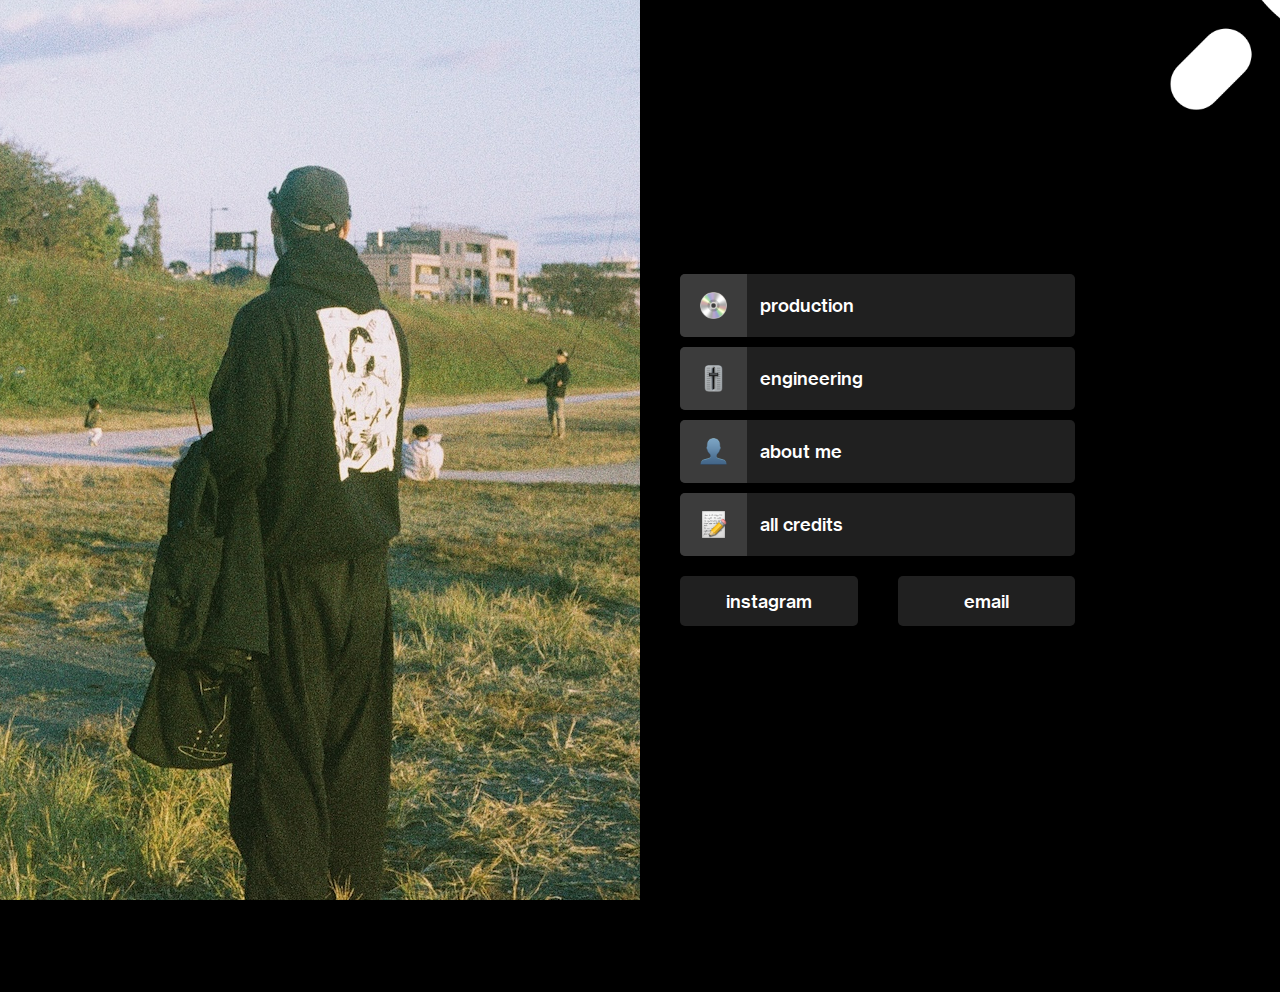
<file: index.html>
<!DOCTYPE html>
<html>
<head>
    <link rel="stylesheet" type="text/css" href="styles.css">
    <meta charset="utf-8">
    <title>charlie 倉田</title>
    <link rel="icon" type="image/x-icon" href="resources/cksunfav.ico">
</head>
<body>
    <div class="image-container">
        <img src="resources/background.jpg" alt="background image">
    </div>
    <div class="image-container-top-right">
        <img src="resources/CKsun.png" alt="the ck sun">
    </div>
    <div class="btn-group">
        <a class="button prod" href="https://open.spotify.com/playlist/2DT5HEvC7SUwMK7wZtsPIK" target="_blank">production</a>
        <a class="button eng" href="https://open.spotify.com/playlist/6yAv4z1y9rn2SEOFAMxOLC" target="_blank">engineering</a>
        <a class="button bout" href="https://drive.google.com/file/d/1PL8VVx3NYKmTpHnJ5-EhC9BzOrkiPwUO/view" target="_blank">about me</a>
        <a class="button cred" href="https://credits.muso.ai/profile/f124c03f-75c6-4460-b1da-e98b017226d7" target="_blank">all credits</a>
        <div class="half-group">
            <a class="button" href="https://instagram.com/charliekurata" target="_blank">instagram</a>
            <a class="button" href="mailto:me@charliekurata.com" target="_blank">email</a>
        </div>
    </div>
    <script src="main.js"></script>
</body>
</html>
</file>
<file: styles.css>
@font-face {
    font-family: 'NHaasGrotesk65';
    src: url('resources/NHaasGroteskTXPro-65Md.ttf');
}

html, body {
    height: 100vh;
    overflow: hidden;
}

body {
    display: flex;
    background: black;
    margin: 0;
    justify-content: flex-start;
    align-items: center;
}

.app-container {
    display: flex;
    justify-content: flex-start;
    align-items: center;
    height: 100%;
    padding: 0;
}

.btn-group {
    margin-left: 20px;
}

.btn-group a.button {
    font-family: 'NHaasGrotesk65';
    background-color: #202020;
    color: white;
    font-size: 18px;
    cursor: pointer;
    padding: 20px 40px;
    width: 275px;
    display: block;
    margin: 10px 20px;
    border-radius: 5px;
    position: relative;
    text-decoration: none;
    padding-left: 80px;
    text-align: left;
}

.btn-group > a.button::before {
    content: "";
    border-radius: 0;
    border-top-left-radius: 5px;
    border-bottom-left-radius: 5px;
    display: inline-block;
    height: 100%;
    width: 17%;
    background-color: rgb(60, 60, 60);
    position: absolute;
    left: 0;
    top: 0;
}

.btn-group a.button.prod::before {
    background-image: url('resources/emojis/prod.png');
    background-repeat: no-repeat;
    background-position: center;
    background-size : 40%;
    justify-content: center;
}

.btn-group a.button.eng::before {
    background-image: url('resources/emojis/eng.png');
    background-repeat: no-repeat;
    background-position: center;
    background-size : 40%;
    justify-content: center;
}

.btn-group a.button.bout::before {
    background-image: url('resources/emojis/bout.png');
    background-repeat: no-repeat;
    background-position: center;
    background-size : 40%;
    justify-content: center;
}

.btn-group a.button.cred::before {
    background-image: url('resources/emojis/cred.png');
    background-repeat: no-repeat;
    background-position: center;
    background-size : 40%;
    justify-content: center;
}

.btn-group a.button:hover {
  background-color: #303030;
}

.btn-group .half-group {
    display: flex;
}

.btn-group .half-group a.button {
    text-align: center;
    line-height: 1.73;
    width: calc(50% - 20px);
    padding: 10px 40px;
    height: 30px;
}

.image-container-top-right {
    position: absolute;
    top: -120px;
    right: -120px;
}

.image-container-top-right img {
    height: 300px;
    width: 300px;
    object-fit: cover;
}

.image-container {
    border: none;
    margin-left: calc(50vw - 50%);
    transition: margin-left ease;
}

.image-container img {
    height: 120vh;
    width: 50vw;
    object-fit: cover;
}
/* test mirror */
</file>
